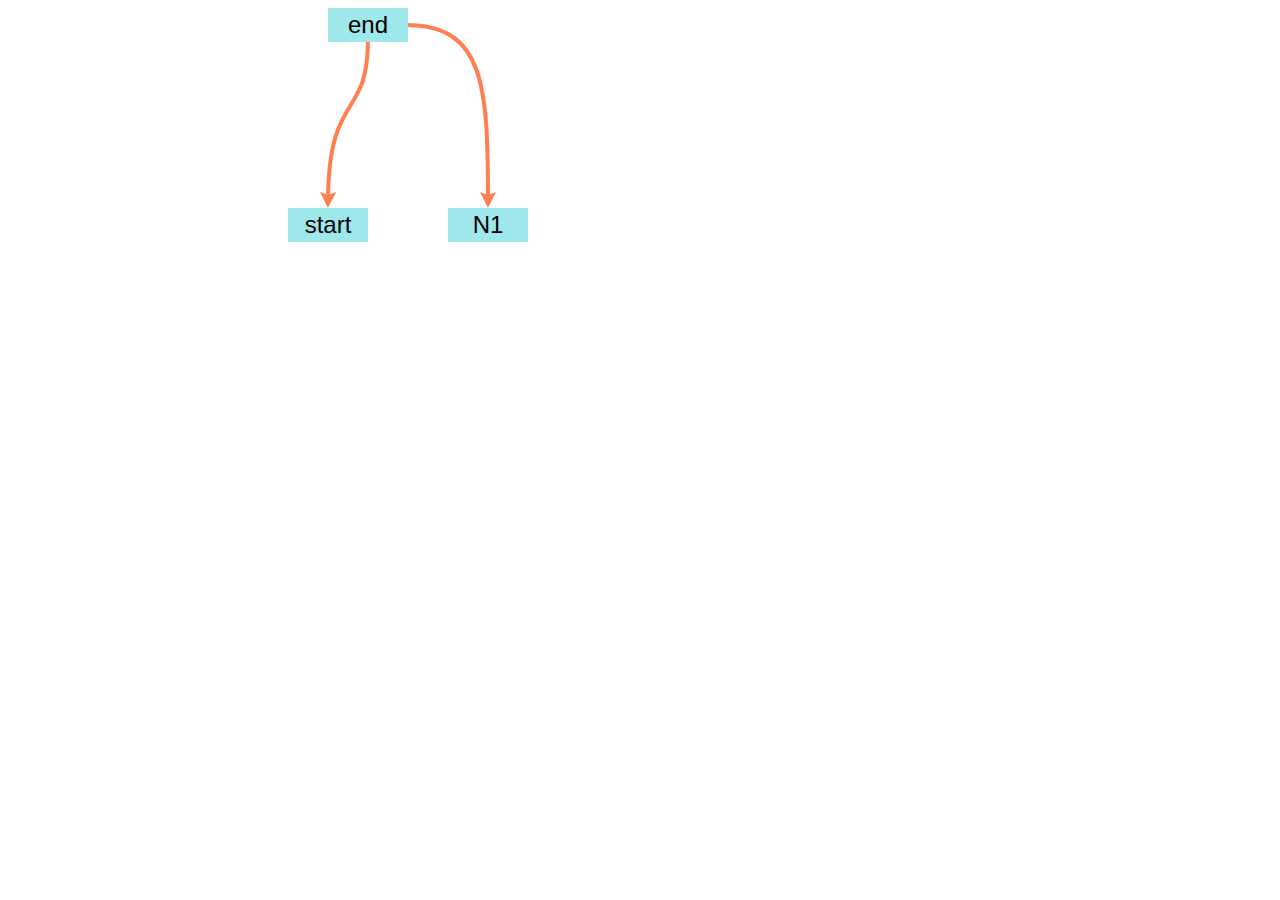
<file: leader-line/index.html>
<!DOCTYPE html>
<html>
    <head>
        <head>
            <meta charset="utf-8">
            <meta http-equiv="X-UA-Compatible" content="IE=edge">
            <meta name="description" content="Draw a leader line in your web page.">
            <meta name="viewport" content="width=device-width, initial-scale=1">
            <link rel="stylesheet" href="./css/line.css">
            <script src="js/leader-line.js"></script>
            <title>LeaderLine</title>
    </head>
    <body>
        <div class="stage" style="width: 400px; height: 400px;">
            <div id="ex-010-1" class="anchor80-line" style="right: 0">end</div>
            <div id="ex-010-0" class="anchor80-line" style="left: 280px; top: 200px;">start</div>
            <div id="ex-010-2" class="anchor80-line" style="right: -120px;top: 200px;">N1</div>
          </div>
          <script>
            window.addEventListener('load', function() {
              'use strict';
            
              new LeaderLine(
                document.getElementById('ex-010-1'),
                document.getElementById('ex-010-0')
              );

              new LeaderLine(
                document.getElementById('ex-010-1'),
                document.getElementById('ex-010-2')
              );
            
            });
        </script>
    </body>
</html>
</file>
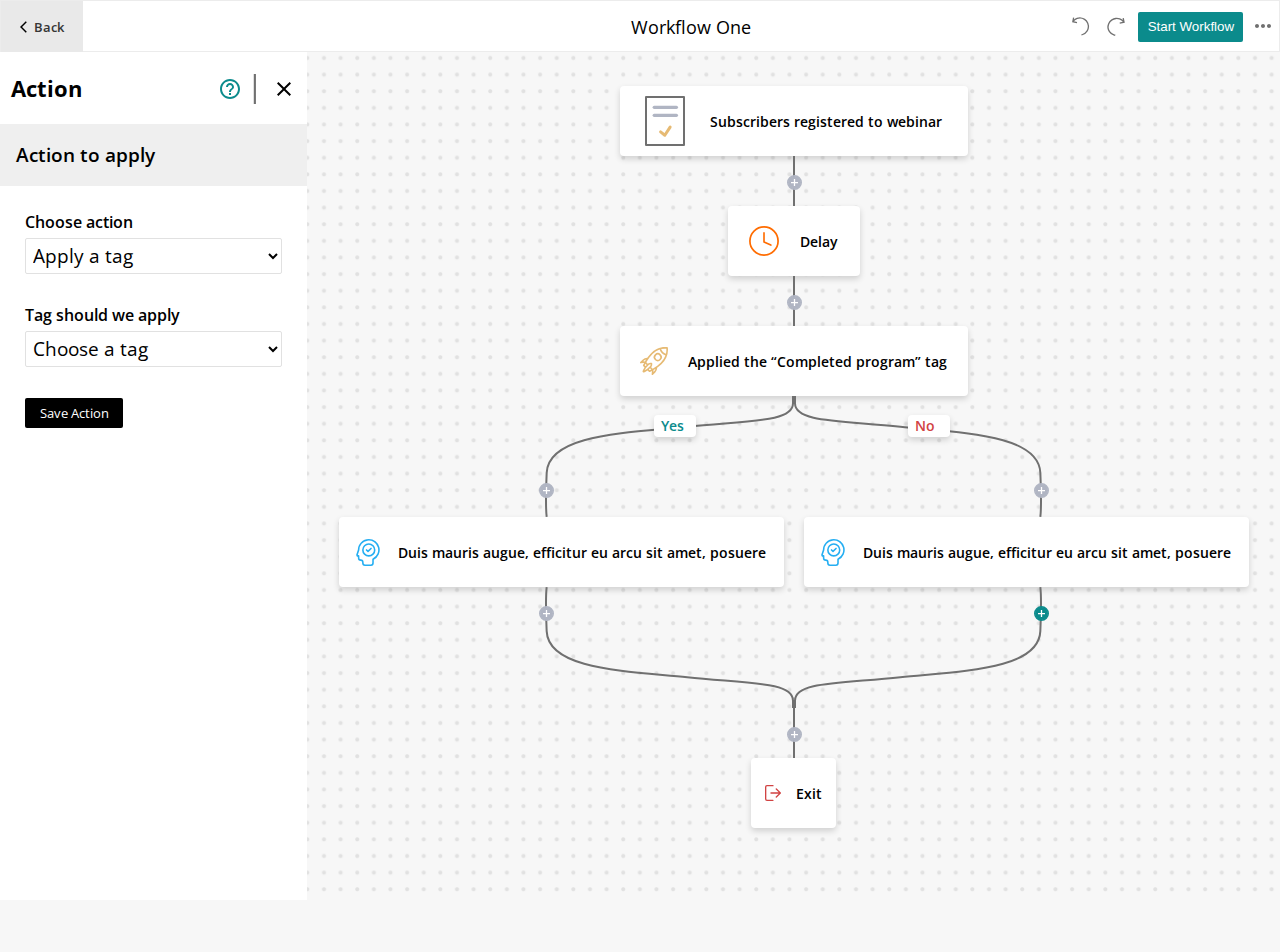
<file: fe-exercise/workflow/index.html>
<!DOCTYPE html>
<html>
  <head>
    <meta name="viewport" content="width=device-width, initial-scale=1.0" />
    <link rel="preconnect" href="https://fonts.gstatic.com">
    <link href="https://fonts.googleapis.com/css2?family=Open+Sans&display=swap" rel="stylesheet">
    <link rel="stylesheet" href="index.css">
    <link rel="stylesheet" href="side-bar.css">
    <link rel="stylesheet" href="right.css">
  </head>
  <body>
    <div class="container">
        <div class="header">
            <div class="back-nav">
                <button>
                    <img src="assets/back.svg" alt="nav-back">
                    <span>Back</span>
                </button>
            </div>
            <div class="ws">
                Workflow One
            </div>
            <div class="options">
                <div class="opt rel-btn">
                    <img src="./assets/undo.svg" alt="undo">
                    <img src="./assets/redo.svg" alt="redo">
                </div>
                <div class="opt">
                    <button>Start Workflow</button>
                </div>
                <div class="opt rel-btn">
                    <img class="more" src="./assets/more.svg" alt="more">
                </div>
            </div>
        </div>
        <div class="inner-container">
            <div class="left">
                <div class="h-l-1">
                    <div class="hlt">Action</div>
                    <div class="hlp">
                        <span class="h-opt-1">
                            <img src="assets/help.svg" alt="help">
                        </span>
                        <span class="h-opt-1">
                            <img class="vl" src="assets/vl.svg" alt="help">
                        </span>
                        <span class="h-opt-1">
                            <img src="assets/close.svg" alt="help">
                        </span>
                    </div>
                </div>
                <div class="h-l-2">
                    <span class="hlt-2">Action to apply</span>
                </div>
                <div class="h-l-3">
                    <div class="ca-els">
                        <div class="ca-el">
                            <div class="ca">Choose action</div>
                            <div class="ca-sel">
                                <select name="chooseTag" id="chooseTag">
                                    <option value="Apply a tag">Apply a tag</option>
                                </select>
                            </div>
                        </div>
                        <div class="ca-el">
                            <div class="ca">Tag should we apply</div>
                            <div class="ca-sel">
                                <select name="applyTag" id="applyTag">
                                    <option value="Apply a tag">Choose a tag</option>
                                </select>
                            </div>
                        </div>
                        <div class="ca-el">
                            <button class="save-btn">Save Action</button>
                        </div>
                    </div>
                </div>
            </div>
            <div class="right">
                <div class="nd n1 mt-3p">
                    <img src="./assets/ic_subscribe.svg" alt="subscribe" class="sub-img">
                    <span class="label">Subscribers registered to webinar</span>
                </div>
                <div class="n2">
                    <img src="assets/nodes/line.svg" alt="line">
                    <img src="assets/nodes/plus_gray.svg" alt="line" class="plusg">
                </div>
                <div class="nd n3">
                    <img src="./assets/ic_delay.svg" alt="subscribe" class="sub-img delay">
                    <span class="label">Delay</span>
                </div>
                <div class="n2">
                    <img src="assets/nodes/line.svg" alt="line">
                    <img src="assets/nodes/plus_gray.svg" alt="line" class="plusg">
                </div>
                <div class="nd n1">
                    <img src="./assets/ic_action.svg" alt="action" class="sub-img action">
                    <span class="label">Applied the “Completed program” tag</span>
                </div>
                <div class="nlr">
                    <img src="assets/nodes/leftlinedown.svg" alt="line">
                    <div class="plusg nd yb">
                        <span class="label">Yes</span>
                    </div>
                    <img src="assets/nodes/plus_gray.svg" alt="line" class="plusg lld">
                    <img src="assets/nodes/rightlinedown.svg" alt="line">
                    <div class="plusg nd nb">
                        <span class="label">No</span>
                    </div>
                    <img src="assets/nodes/plus_gray.svg" alt="line" class="plusg rld">
                </div>
                <div class="ndp">
                    <div class="nd ndpc">
                        <img src="./assets/ic_decision.svg" alt="decision" class="sub-img decision">
                        <span class="label">Duis mauris augue, efficitur eu arcu sit amet, posuere</span>
                    </div>
                    <div class="vh">sp</div>
                    <div class="nd ndpc">
                        <img src="./assets/ic_decision.svg" alt="decision" class="sub-img decision">
                        <span class="label">Duis mauris augue, efficitur eu arcu sit amet, posuere</span>
                    </div>
                </div>
                <div class="nlr">
                    <img src="assets/nodes/leftlineup.svg" alt="line">
                    <!-- <div class="plusg nd yb">
                        <span class="label">Yes</span>
                    </div> -->
                    <img src="assets/nodes/plus_gray.svg" alt="line" class="plusg lld ud">
                    <img src="assets/nodes/rightlineup.svg" alt="line">
                    <!-- <div class="plusg nd nb">
                        <span class="label">No</span>
                    </div> -->
                    <img src="assets/nodes/pluscolor.svg" alt="line" class="plusg rld ud">
                </div>
                <div class="n2">
                    <img src="assets/nodes/line.svg" alt="line">
                    <img src="assets/nodes/plus_gray.svg" alt="line" class="plusg">
                </div>
                <div class="nd n4">
                    <img src="./assets/ic_exit.svg" alt="subscribe" class="sub-img exit">
                    <span class="label">Exit</span>
                </div>
            </div>
        </div>
    </div>
  </body>
</html>
</file>
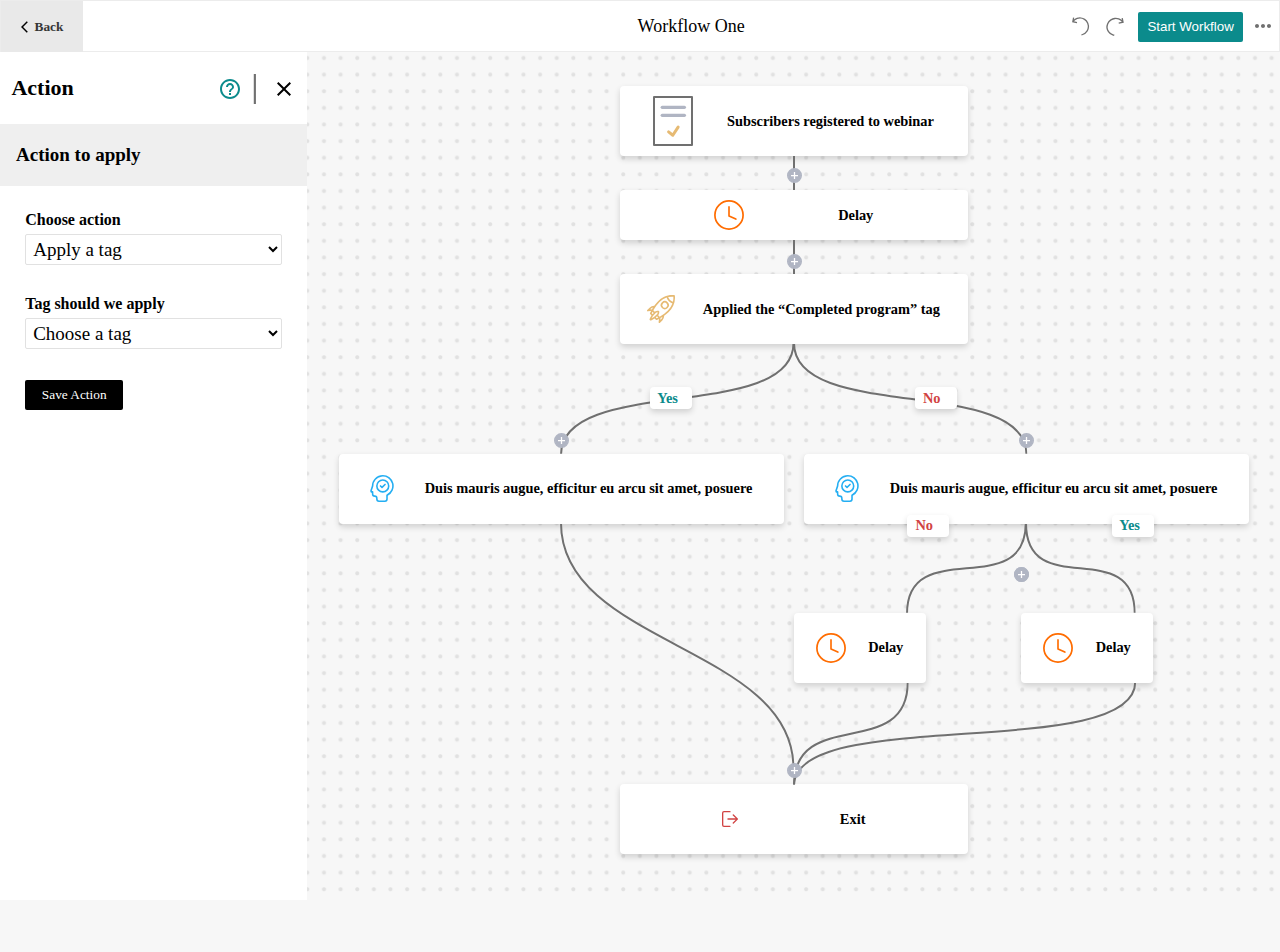
<file: fe-exercise/workflow/dynamic-lines/lines.html>
<!DOCTYPE html>
<html>
  <head>
    <meta name="viewport" content="width=device-width, initial-position:absolute;overflow:visible!important;pointer-events:none!important;font-size:16px;="https://fonts.googleapis.com/css2?family=Open+Sans&display=swap" rel="stylesheet">
    <link rel="stylesheet" href="../index.css">
    <link rel="stylesheet" href="../side-bar.css">
    <link rel="stylesheet" href="../right.css">
    <link rel="stylesheet" href="../dn.css">
    <link rel="stylesheet" href="./css/line.css">
    <link rel="stylesheet" href="lines.css">
    <script src="../index.js"></script>
    <script src="./js/leader-line.js"></script>
    <script src="./js/anim-event.min.js"></script>
  </head>
  <body>
    <div class="container">
        <div class="header">
            <div class="back-nav">
                <button>
                    <img src="../assets/back.svg" alt="nav-back">
                    <span>Back</span>
                </button>
            </div>
            <div class="ws">
                Workflow One
            </div>
            <div class="options">
                <div class="opt rel-btn">
                    <img src="../assets/undo.svg" alt="undo">
                    <img src="../assets/redo.svg" alt="redo">
                </div>
                <div class="opt">
                    <button>Start Workflow</button>
                </div>
                <div class="opt rel-btn">
                    <img class="more" src="../assets/more.svg" alt="more">
                </div>
            </div>
        </div>
        <div class="inner-container">
            <div class="left">
                <div class="h-l-1">
                    <div class="hlt">Action</div>
                    <div class="hlp">
                        <span class="h-opt-1">
                            <img src="../assets/help.svg" alt="help">
                        </span>
                        <span class="h-opt-1">
                            <img class="vl" src="../assets/vl.svg" alt="help">
                        </span>
                        <span class="h-opt-1">
                            <img src="../assets/close.svg" alt="help">
                        </span>
                    </div>
                </div>
                <div class="h-l-2">
                    <span class="hlt-2">Action to apply</span>
                </div>
                <div class="h-l-3">
                    <div class="ca-els">
                        <div class="ca-el">
                            <div class="ca">Choose action</div>
                            <div class="ca-sel">
                                <select name="chooseTag" id="chooseTag">
                                    <option value="Apply a tag">Apply a tag</option>
                                </select>
                            </div>
                        </div>
                        <div class="ca-el">
                            <div class="ca">Tag should we apply</div>
                            <div class="ca-sel">
                                <select name="applyTag" id="applyTag">
                                    <option value="Apply a tag">Choose a tag</option>
                                </select>
                            </div>
                        </div>
                        <div class="ca-el">
                            <button class="save-btn">Save Action</button>
                        </div>
                    </div>
                </div>
            </div>
            <div class="right">
                <div class="nd n1 mt-3p node" id="n1">
                    <img src="../assets/ic_subscribe.svg" alt="subscribe" class="sub-img">
                    <span class="label">Subscribers registered to webinar</span>
                    <div class="plus">
                        <img src="../assets/nodes/plus_gray.svg" alt="line" class="plusg">
                    </div>
                </div>
                <div class="nd n2 mt-3p node" id="n2">
                    <img src="../assets/ic_delay.svg" alt="subscribe" class="sub-img delay">
                    <span class="label">Delay</span>
                    <div class="plus">
                        <img src="../assets/nodes/plus_gray.svg" alt="line" class="plusg">
                    </div>
                </div>
                <div class="nd n1 mt-3p node" id="n3">
                    <img src="../assets/ic_action.svg" alt="action" class="sub-img action">
                    <span class="label">Applied the “Completed program” tag</span>
                </div>
                <div class="ndp">
                    <div class="nd ndpc mt-3p" id="n4">
                        <div class="plus exit">
                            <img src="../assets/nodes/plus_gray.svg" alt="line" class="plusg">
                        </div>
                        <div class="plusg nd yb">
                            <span class="label">Yes</span>
                        </div>
                        <img src="../assets/ic_decision.svg" alt="decision" class="sub-img decision">
                        <span class="label">Duis mauris augue, efficitur eu arcu sit amet, posuere</span>
                    </div>
                    <div class="nd ndpc mt-3p" id="n5">
                        <div class="plus exit">
                            <img src="../assets/nodes/plus_gray.svg" alt="line" class="plusg">
                        </div>
                        <div class="plusg nd nb">
                            <span class="label">No</span>
                        </div>
                        <img src="../assets/ic_decision.svg" alt="decision" class="sub-img decision">
                        <span class="label">Duis mauris augue, efficitur eu arcu sit amet, posuere</span>
                    </div>
                    <div class="ndp ndp-c1">
                        <div class="ndpc mt-3p" id="n8">
                            <div class="plus exit">
                                <img src="../assets/nodes/plus_gray.svg" alt="line" class="plusg">
                            </div>
                            <div class="plusg nd yb">
                                <span class="label">Yes</span>
                            </div>
                            <div class="nd n3">
                                <img src="../assets/ic_delay.svg" alt="subscribe" class="sub-img delay">
                                <span class="label">Delay</span>
                            </div>
                        </div>
                        <div class=" ndpc mt-3p" id="n9">
                            <div class="plus exit">
                                <img src="../assets/nodes/plus_gray.svg" alt="line" class="plusg">
                            </div>
                            <div class="plusg nd nb">
                                <span class="label">No</span>
                            </div>
                            <div class="nd n3">
                                <img src="../assets/ic_delay.svg" alt="subscribe" class="sub-img delay">
                                <span class="label">Delay</span>
                            </div>
                        </div>
                    </div>
                </div>
                <div class="pre-exit mt-25p node vh" id="n6">
                    <!-- <img src="../assets/ic_exit.svg" alt="subscribe" class="sub-img exit">
                    <span class="label">Exit</span> -->
                </div>
                <div class="nd n1 node" id="n7">
                    <div class="plus exit">
                        <img src="../assets/nodes/plus_gray.svg" alt="line" class="plusg">
                    </div>
                    <img src="../assets/ic_exit.svg" alt="subscribe" class="sub-img exit">
                    <span class="label">Exit</span>
                </div>
            </div>
            <script>
                window.addEventListener('load', function() {
                  'use strict';
                  window["l1"] = new LeaderLine(
                    document.getElementById('n1'),
                    document.getElementById('n2')
                  );

                  window["l1"]
                  .setOptions({
                        // middleLabel: LeaderLine.pathLabel('plus'),
                        endPlug: 'behind',
                        color: 'rgb(112, 112, 112)'
                    })
                  .size = 2;

                  window["l2"] = new LeaderLine(
                    document.getElementById('n2'),
                    document.getElementById('n3')
                  );

                  window["l2"]
                  .setOptions({
                        // middleLabel: LeaderLine.pathLabel('plus'),
                        endPlug: 'behind',
                        color: 'rgb(112, 112, 112)'
                    })
                  .size = 2;

                  window["l3"] = new LeaderLine(
                    document.getElementById('n3'),
                    document.getElementById('n4')
                  );

                  window["l3"]
                  .setOptions({
                        startSocket: 'bottom', 
                        endSocket: 'top',
                        endPlug: 'behind',
                        color: 'rgb(112, 112, 112)'
                  })
                  .size = 2;

                  window["l4"] = new LeaderLine(
                    document.getElementById('n3'),
                    document.getElementById('n5')
                  );

                  window["l4"].setOptions({
                        startSocket: 'bottom', 
                        endSocket: 'top',
                        endPlug: 'behind',
                        color: 'rgb(112, 112, 112)'
                  })
                  .size = 2;

                  window["l5"] = new LeaderLine(
                    document.getElementById('n4'),
                    document.getElementById('n6')
                  )

                  window["l5"].setOptions({
                        startSocket: 'bottom', 
                        endSocket: 'top',
                        endPlug: 'behind',
                        color: 'rgb(112, 112, 112)'
                  })
                  .size = 2;

                //   new LeaderLine(
                //     document.getElementById('n5'),
                //     document.getElementById('n6')
                //   )
                //   .setOptions({
                //         startSocket: 'bottom', 
                //         endSocket: 'top',
                //         endPlug: 'behind',
                //         color: 'rgb(112, 112, 112)'
                //   })
                //   .size = 2;
                window["l6"] = new LeaderLine(
                    document.getElementById('n5'),
                    document.getElementById('n8')
                  );
                  
                window["l6"]
                  .setOptions({
                        startSocket: 'bottom', 
                        endSocket: 'top',
                        endPlug: 'behind',
                        color: 'rgb(112, 112, 112)'
                  })
                  .size = 2;

                  window["l7"] = new LeaderLine(
                    document.getElementById('n8'),
                    document.getElementById('n7')
                  );

                  window["l7"]
                  .setOptions({
                        // middleLabel: LeaderLine.pathLabel('plus'),
                        startSocket: 'bottom', 
                        endSocket: 'top',
                        endPlug: 'behind',
                        color: 'rgb(112, 112, 112)'
                    })
                  .size = 2;

                  window["l8"] = new LeaderLine(
                    document.getElementById('n9'),
                    document.getElementById('n7')
                  );

                  window["l8"]
                  .setOptions({
                        // middleLabel: LeaderLine.pathLabel('plus'),
                        startSocket: 'bottom', 
                        endSocket: 'top',
                        endPlug: 'behind',
                        color: 'rgb(112, 112, 112)'
                    })
                  .size = 2;

                  window["l9"] = new LeaderLine(
                    document.getElementById('n5'),
                    document.getElementById('n9')
                  );

                  window["l9"]
                  .setOptions({
                        startSocket: 'bottom', 
                        endSocket: 'top',
                        endPlug: 'behind',
                        color: 'rgb(112, 112, 112)'
                  })
                  .size = 2;

                //   window["l10"] = new LeaderLine(
                //     document.getElementById('n6'),
                //     document.getElementById('n7')
                //   );

                //   window["l10"]
                //   .setOptions({
                //         // middleLabel: LeaderLine.pathLabel('plus'),
                //         endPlug: 'behind',
                //         color: 'rgb(112, 112, 112)'
                //     })
                //   .size = 2;
                });
                // add scroll adjust event listeners
                document.getElementsByClassName("right")[0].addEventListener('scroll', AnimEvent.add(() =>  {
                    window["l1"].position();
                    window["l2"].position();
                    window["l3"].position();
                    window["l4"].position();
                    window["l5"].position();
                    window["l6"].position();
                    window["l7"].position();
                    window["l8"].position();
                    window["l9"].position();
                    // window["l10"].position();
                }), false);
            </script>
        </div>
    </div>
  </body>
</html>
</file>
<file: leader-line/css/line.css>
.anchor, .anchor40, .anchor60, .anchor80-line, .anchor100-line, .anchor-text {
    position: absolute;
    background-color: #9ee7ea;
    box-sizing: border-box;
    padding: 5px 0;
    font-size: 24px;
    line-height: 1;
    text-align: center;
  }
  
  .anchor40 {
    width: 40px;
    height: 40px;
  }
  
  .anchor60 {
    width: 60px;
    height: 60px;
  }
  
  .anchor80-line {
    width: 80px;
  }
  
  .anchor100-line {
    width: 100px;
  }
  
  .anchor-text {
    font-size: 18px;
  }
  
  .stage {
    position: relative;
    margin-bottom: 1em;
  }
  
  .text-fill {
    height: 100%;
    overflow: hidden;
    line-height: 1.1;
    word-break: break-all;
  }
  
  .stage, .col, .leader-line {
    font-family: Arial, sans-serif;
  }
  
  /* ==================================== ex-020 */
  #ex-020-frame {
    position: absolute;
    left: 620px;
    top: 80px;
    width: 160px;
    height: 310px;
    border: 1px solid #ccc;
    overflow-y: scroll;
  }
  #ex-020-frame > div {
    width: 100%;
    height: 555px;
    background-color: #f0f0f0;
  }
  #ex-020-frame p {
    margin: 0;
  }
  
  /* ==================================== ex-030 */
  #ex-030-cols {
    width: auto;
  }
  #ex-030-cols .col {
    width: auto;
  }
  #ex-030-cols ul {
    margin-top: 60px;
  }
  #ex-030-cols span {
    display: inline-block;
    margin-right: 60px;
    padding-right: 15px;
  }
  
  /* ==================================== ex-031 */
  #ex-031-cols > .col:first-child span {
    display: inline-block;
    margin: 20px 0;
    padding: 2px 5px;
    background-color: #e8d749;
  }
  #ex-031-cols > .col:last-child {
    text-align: right;
  }
  
  /* ==================================== ex-040 */
  #ex-040-cols {
    width: auto;
  }
  #ex-040-cols .col {
    width: 340px;
  }
  #ex-040-cols li {
    margin-top: 10px;
  }
  
  #ex-040-stage {
    width: auto;
  }
  #ex-040-stage svg {
    background-color: #e6e6e6;
  }
  #ex-040-stage path {
    fill: none;
    stroke: steelblue;
    stroke-width: 2px;
  }
  #ex-040-stage circle {
    fill: #55a8db;
    stroke: steelblue;
    stroke-width: 2px;
  }
  
  /* ==================================== ex-120 */
  #ex-120-cols, #ex-120-cols > .col {
    width: auto;
  }
  #ex-120-cols button {
    display: block;
    width: 100px;
    min-width: 0;
  }
  #ex-120-cols .stage {
    width: 400px;
    height: 100px;
  }
  
  /* ==================================== ex-130 */
  #ex-130-cols, #ex-130-cols > .col {
    width: auto;
  }
  #ex-130-cols button {
    display: block;
    width: 100px;
    min-width: 0;
  }
  #ex-130-cols .stage {
    width: 400px;
    height: 100px;
  }
  
  /* ==================================== ex-140 */
  #ex-140-frame {
    position: absolute;
    left: 0;
    bottom: 0;
    width: 398px;
    height: 120px;
    border: 1px solid #ccc;
    overflow-x: scroll;
  }
  #ex-140-frame > div {
    width: 700px;
    height: 100%;
    background-color: #f0f0f0;
  }
  #ex-140-frame p {
    margin: 0;
  }
  
  /* ==================================== ex-150 */
  #ex-150-ul {
    position: absolute;
    left: 340px;
    top: 0;
  }
  #ex-150-ul li {
    padding: 5px 0;
  }
  
  #ex-150-iframe {
    position: absolute;
    right: 0;
    bottom: 0;
    width: 160px;
    height: 120px;
  }
  
  #ex-150-table td {
    padding: 3px 5px;
    border: 2px solid #999;
    border-collapse: collapse;
  }
  
  #ex-150-input {
    position: absolute;
    left: 80px;
    bottom: 0;
    width: 320px;
  }
  
  /* ==================================== ex-191 */
  #ex-191-stage {
    width: 600px;
    height: 300px;
    background-color: #ccc;
  }
  
  #ex-191-island {
    width: 350px;
    height: 100px;
    position: absolute;
    left: 125px;
    top: 100px;
    background-color: #f7f5ee;
  }
  
  #ex-191-0 {
    left: 0;
    top: 0;
    background-color: #e3df74;
  }
  
  #ex-191-1 {
    left: 280px;
    top: 130px;
  }
  
  /* ==================================== ex-260 */
  #ex-260-stage {
    width: 800px;
    height: 150px;
  }
  #ex-260-stage .text-fill {
    position: absolute;
    top: 0;
    width: 275px;
  }
  
  /* ==================================== ex-361 */
  .ex-361-range {
    position: absolute;
    width: 160px;
    padding-bottom: 8px;
    background-image: url('[data-uri]');
    background-size: 100%;
    background-image: -webkit-gradient(linear, 0% 50%, 100% 50%, color-stop(0%, #ff0000), color-stop(12.5%, #ffbf00), color-stop(25%, #80ff00), color-stop(37.5%, #00ff40), color-stop(50%, #00ffff), color-stop(62.5%, #0040ff), color-stop(75%, #7f00ff), color-stop(87.5%, #ff00bf), color-stop(100%, #ff0000));
    background-image: -moz-linear-gradient(left, #ff0000 0%, #ffbf00 12.5%, #80ff00 25%, #00ff40 37.5%, #00ffff 50%, #0040ff 62.5%, #7f00ff 75%, #ff00bf 87.5%, #ff0000 100%);
    background-image: -webkit-linear-gradient(left, #ff0000 0%, #ffbf00 12.5%, #80ff00 25%, #00ff40 37.5%, #00ffff 50%, #0040ff 62.5%, #7f00ff 75%, #ff00bf 87.5%, #ff0000 100%);
    background-image: linear-gradient(to right, #ff0000 0%, #ffbf00 12.5%, #80ff00 25%, #00ff40 37.5%, #00ffff 50%, #0040ff 62.5%, #7f00ff 75%, #ff00bf 87.5%, #ff0000 100%);
  }
  .ex-361-range input {
    width: 100%;
  }
</file>
<file: fe-exercise/workflow/index.css>
html, body {
    width: 100%;
    height: 100%;
    background: #f7f7f7;
    background-image: url('./assets/bg-dot.png');
    background-size: 1.3%;
    overflow: hidden;
    margin: 0 auto;
    font-size: 18px;
    font-family: 'Open Sans';
}

.container {
    height: 100vh;
    width: 100vw;
}
    
.header {
    height: 50px;
    background: white;
    border: 1px solid #ececec;
    /* margin: 0 auto; */
    /* display: -webkit-inline-box; */
    display: grid;
    display: grid;
    grid-template-columns: 25% auto 17%;
    align-items: center;
}

.inner-container {
    display: grid;
    grid-template-columns: 24% auto;
}

.left {
    background: white;
    height: 100vh;
    /* padding: 20px; */
}

.ws {
    text-align: center;
    /* justify-content: initial; */
    /* height: inherit; */
}

.back-nav {
    float: left;
    /* height: inherit; */
}

.back-nav button {
    width: 82px;
    height: 51px;
    background: #E9E9E9 0% 0% no-repeat padding-box;
    opacity: 1;
    border: none;
    /* font: normal normal 600 12px/17px Open Sans; */
    letter-spacing: 0px;
    color: #363636;
    font-family: 'Open Sans';
    font-weight: 600;
    display: grid;
    grid-template-columns: auto auto;
    align-items: center;
    justify-content: center;
}

.back-nav button img {
    width: 14px;
    height: 14px;
}

.options {
    display: flex;
    /* grid-template-columns: 30% 30% auto; */
    align-items: center;
    justify-content: space-around;
}

.opt {
    /* float: right; */
    /* margin: 0 2%; */
}

.opt img.more {
    width: 24px;
    color: white;
}

.opt button {
    width: 105px;
    height: 30px;
    background: #0B8B8C 0% 0% no-repeat padding-box;
    border-radius: 2px;
    opacity: 1;
    border: none;
    color: white;
}

.rel-btn {
    position: relative;
    top: 2px;
}

.vl {
    height: 30px;
    width: px;
}

.delay {
    height: 30px;
    width: 30px;
}

.action {
    height: 28px;
    width: 28px;
}

.decision {
    height: 27px;
    width: 24px;
}

.exit {
    height: 20px;
    width: 16px;
}
</file>
<file: fe-exercise/workflow/side-bar.css>
.h-l-1 {
    display: grid;
    grid-template-columns: 75% auto;
    padding: 16px;
    height: 40px;
    align-items: center;
    justify-content: center;
}

.hlt {
    font-size: 22px;
    font-weight: bolder;
}

.hlp {
    display: flex;
    align-items: center;
    /* justify-content: normal; */
    position: relative;
    top: 3px;
}

.h-l-2 {
    padding: 16px;
    height: 30px;
    background: #EFEFEF 0% 0% no-repeat padding-box;
    display: grid;
    align-items: center;
}

.hlt-2 {
    font-size: 19px;
    font-weight: 600;
}

.ca-els {
    padding: 1.4em;
}

.ca {
    font-weight: 600;
    font-size: 16px;
}

.ca-sel select {
    width: 100%;
    border: 1px solid #E1E1E1;
    border-radius: 2px;
    /* height: 30px; */
    font-family: "Open Sans";
    font-size: 19px;
    margin: 5px 0;
    padding: 3px;
    background: none;
}

.ca-el {
    padding: 0 0 1.4em 0;
}

.ca-el .save-btn {
    background: #000000 0% 0% no-repeat padding-box;
    border-radius: 2px;
    color: white;
    font-family: 'Open Sans';
    border: none;
    width: 98px;
    height: 30px;
    font-weight: normal;
    cursor: pointer;
}
</file>
<file: fe-exercise/workflow/right.css>
.right {
    display: flex;
    justify-content: start;
    flex-direction: column;
    align-items: center;
    height: 92vh;
    /* width: 50vw; */
    overflow-y: scroll;
    position: relative;
}

.nd {
    width: 348px;
    height: 70px;
    background: #FFFFFF 0% 0% no-repeat padding-box;
    box-shadow: 0px 3px 6px #00000029;
    border-radius: 4px;
    display: grid;
    /* grid-auto-columns: auto auto; */
    grid-template-columns: auto auto;
    justify-content: space-evenly;
    align-items: center;
}

.mt-3p {
    margin-top: 3.5%;
}

.mt-4p {
    margin-top: 4.8%;
}

.sub-img {
    /* padding: 10px 16px 10px 0; */
    /* height: 30px; */
    /* width: 30px; */
}

.n2 {
    height: 50px;
    position: relative;
}

.n3 {
    width: 132px;
}

.plusg {
    position: absolute;
    margin: 0 auto;
    top: 18.5px;
    /* right: 0px; */
    left: -6px;
    z-index: 1;
}

.label {
    font-size: 0.8em;
    font-weight: 600;
    /* text-align: center; */
}

.ndp .ndpc {
    width: 445px;
}

.nlr {
    display: flex;
    position: relative;
}

.nlr .rld {
    left: 98.3%;
    top: 72%;
}

.nlr .lld {
    top: 72%;
}

.yb, .nb {
    height: 22px;
    width: 42px;
    /* left: 100%; */
}

.ndp {
    display: flex;
    /* display: block; */
    position: relative;
}

.vh {
    visibility: hidden;
}

.nb {
    left: 73%;
    color: #D14343;
}

.yb {
    color: #0B8B8C;
    left: 22%;
}

.nlr .ud {
    top: 18.5px;
}

.n4 {
    width: 85px;
}
</file>
<file: fe-exercise/workflow/dn.css>
.node-base {
    width: 200px;
}

.step-action-d-none {
    display: none;
}
</file>
<file: fe-exercise/workflow/dynamic-lines/css/line.css>
.anchor, .anchor40, .anchor60, .anchor80-line, .anchor100-line, .anchor-text {
    position: absolute;
    background-color: #9ee7ea;
    box-sizing: border-box;
    padding: 5px 0;
    font-size: 24px;
    line-height: 1;
    text-align: center;
  }
  
  .anchor40 {
    width: 40px;
    height: 40px;
  }
  
  .anchor60 {
    width: 60px;
    height: 60px;
  }
  
  .anchor80-line {
    width: 80px;
  }
  
  .anchor100-line {
    width: 100px;
  }
  
  .anchor-text {
    font-size: 18px;
  }
  
  .stage {
    position: relative;
    margin-bottom: 1em;
  }
  
  .text-fill {
    height: 100%;
    overflow: hidden;
    line-height: 1.1;
    word-break: break-all;
  }
  
  .stage, .col, .leader-line {
    font-family: Arial, sans-serif;
  }
  
  /* ==================================== ex-020 */
  #ex-020-frame {
    position: absolute;
    left: 620px;
    top: 80px;
    width: 160px;
    height: 310px;
    border: 1px solid #ccc;
    overflow-y: scroll;
  }
  #ex-020-frame > div {
    width: 100%;
    height: 555px;
    background-color: #f0f0f0;
  }
  #ex-020-frame p {
    margin: 0;
  }
  
  /* ==================================== ex-030 */
  #ex-030-cols {
    width: auto;
  }
  #ex-030-cols .col {
    width: auto;
  }
  #ex-030-cols ul {
    margin-top: 60px;
  }
  #ex-030-cols span {
    display: inline-block;
    margin-right: 60px;
    padding-right: 15px;
  }
  
  /* ==================================== ex-031 */
  #ex-031-cols > .col:first-child span {
    display: inline-block;
    margin: 20px 0;
    padding: 2px 5px;
    background-color: #e8d749;
  }
  #ex-031-cols > .col:last-child {
    text-align: right;
  }
  
  /* ==================================== ex-040 */
  #ex-040-cols {
    width: auto;
  }
  #ex-040-cols .col {
    width: 340px;
  }
  #ex-040-cols li {
    margin-top: 10px;
  }
  
  #ex-040-stage {
    width: auto;
  }
  #ex-040-stage svg {
    background-color: #e6e6e6;
  }
  #ex-040-stage path {
    fill: none;
    stroke: steelblue;
    stroke-width: 2px;
  }
  #ex-040-stage circle {
    fill: #55a8db;
    stroke: steelblue;
    stroke-width: 2px;
  }
  
  /* ==================================== ex-120 */
  #ex-120-cols, #ex-120-cols > .col {
    width: auto;
  }
  #ex-120-cols button {
    display: block;
    width: 100px;
    min-width: 0;
  }
  #ex-120-cols .stage {
    width: 400px;
    height: 100px;
  }
  
  /* ==================================== ex-130 */
  #ex-130-cols, #ex-130-cols > .col {
    width: auto;
  }
  #ex-130-cols button {
    display: block;
    width: 100px;
    min-width: 0;
  }
  #ex-130-cols .stage {
    width: 400px;
    height: 100px;
  }
  
  /* ==================================== ex-140 */
  #ex-140-frame {
    position: absolute;
    left: 0;
    bottom: 0;
    width: 398px;
    height: 120px;
    border: 1px solid #ccc;
    overflow-x: scroll;
  }
  #ex-140-frame > div {
    width: 700px;
    height: 100%;
    background-color: #f0f0f0;
  }
  #ex-140-frame p {
    margin: 0;
  }
  
  /* ==================================== ex-150 */
  #ex-150-ul {
    position: absolute;
    left: 340px;
    top: 0;
  }
  #ex-150-ul li {
    padding: 5px 0;
  }
  
  #ex-150-iframe {
    position: absolute;
    right: 0;
    bottom: 0;
    width: 160px;
    height: 120px;
  }
  
  #ex-150-table td {
    padding: 3px 5px;
    border: 2px solid #999;
    border-collapse: collapse;
  }
  
  #ex-150-input {
    position: absolute;
    left: 80px;
    bottom: 0;
    width: 320px;
  }
  
  /* ==================================== ex-191 */
  #ex-191-stage {
    width: 600px;
    height: 300px;
    background-color: #ccc;
  }
  
  #ex-191-island {
    width: 350px;
    height: 100px;
    position: absolute;
    left: 125px;
    top: 100px;
    background-color: #f7f5ee;
  }
  
  #ex-191-0 {
    left: 0;
    top: 0;
    background-color: #e3df74;
  }
  
  #ex-191-1 {
    left: 280px;
    top: 130px;
  }
  
  /* ==================================== ex-260 */
  #ex-260-stage {
    width: 800px;
    height: 150px;
  }
  #ex-260-stage .text-fill {
    position: absolute;
    top: 0;
    width: 275px;
  }
  
  /* ==================================== ex-361 */
  .ex-361-range {
    position: absolute;
    width: 160px;
    padding-bottom: 8px;
    background-image: url('[data-uri]');
    background-size: 100%;
    background-image: -webkit-gradient(linear, 0% 50%, 100% 50%, color-stop(0%, #ff0000), color-stop(12.5%, #ffbf00), color-stop(25%, #80ff00), color-stop(37.5%, #00ff40), color-stop(50%, #00ffff), color-stop(62.5%, #0040ff), color-stop(75%, #7f00ff), color-stop(87.5%, #ff00bf), color-stop(100%, #ff0000));
    background-image: -moz-linear-gradient(left, #ff0000 0%, #ffbf00 12.5%, #80ff00 25%, #00ff40 37.5%, #00ffff 50%, #0040ff 62.5%, #7f00ff 75%, #ff00bf 87.5%, #ff0000 100%);
    background-image: -webkit-linear-gradient(left, #ff0000 0%, #ffbf00 12.5%, #80ff00 25%, #00ff40 37.5%, #00ffff 50%, #0040ff 62.5%, #7f00ff 75%, #ff00bf 87.5%, #ff0000 100%);
    background-image: linear-gradient(to right, #ff0000 0%, #ffbf00 12.5%, #80ff00 25%, #00ff40 37.5%, #00ffff 50%, #0040ff 62.5%, #7f00ff 75%, #ff00bf 87.5%, #ff0000 100%);
  }
  .ex-361-range input {
    width: 100%;
  }
</file>
<file: fe-exercise/workflow/dynamic-lines/lines.css>
#n4 {
    /* margin-top: 8%; */
    /* position: absolute;
    left: 0; */
    margin-right: 10px;
    position: relative;
    /* top: 16px; */
}

#n5 {
    /* position: absolute;
    right: 0; */
    margin-left: 10px;
    position: relative;
}

.ndp {
    margin-top: 8%;
    /* position: relative;
    width: 81%; */
}

.ndp-c1 {
    position: absolute;
    width: 50%;
    right: 0;
    /* bottom: 100%; */
    top: 100%;
}

.node {
    position: relative;
}

.plus {
    position: absolute;
    bottom: 10%;
    left: 49.7%;
}

.mt-8p {
    margin-top: 8%;
}

.mt-25p {
    margin-top: 25%;
}

.pre-exit {
    height: 17px;
}

.exit {
    top: -56%;
}

.yb, .nb {
    top: -95%;
    /* left: 0; */
}

.yb {
    left: 70%;
}

.nb {
    left: 25%;
}
</file>
